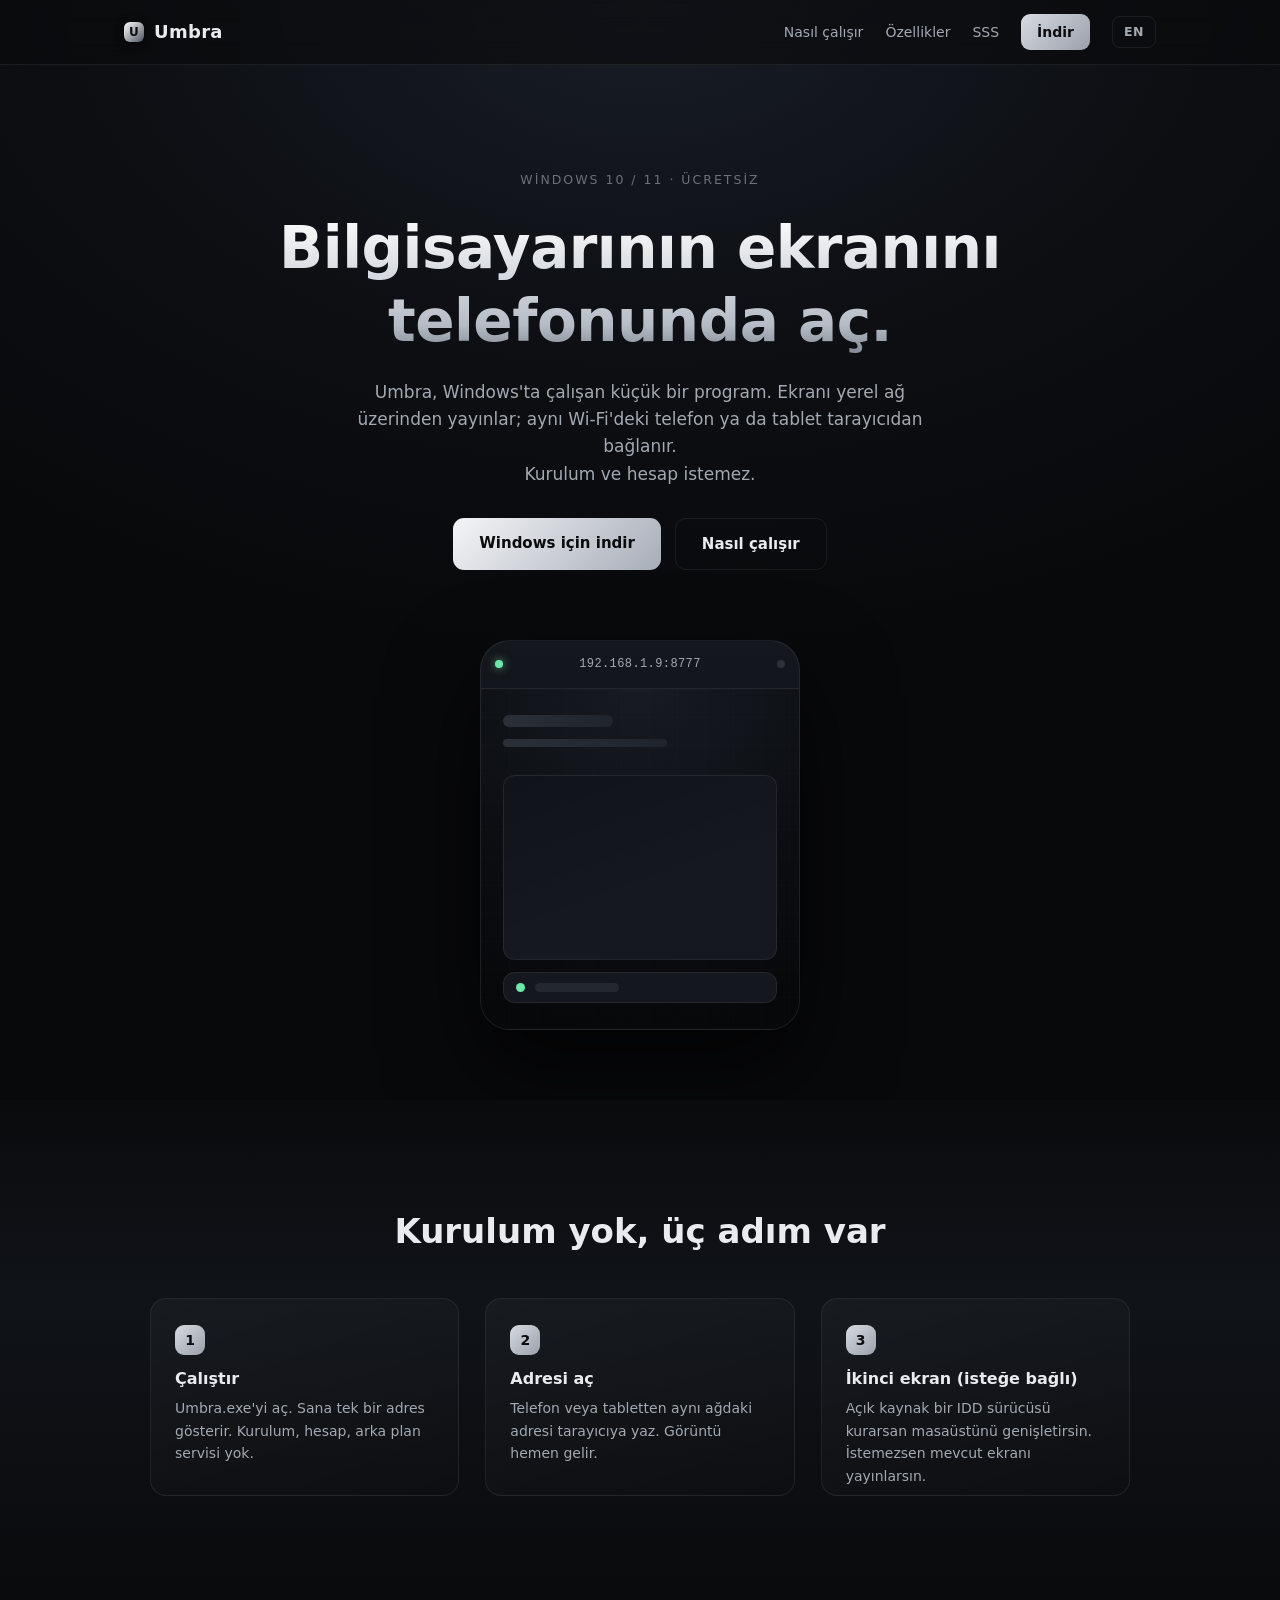
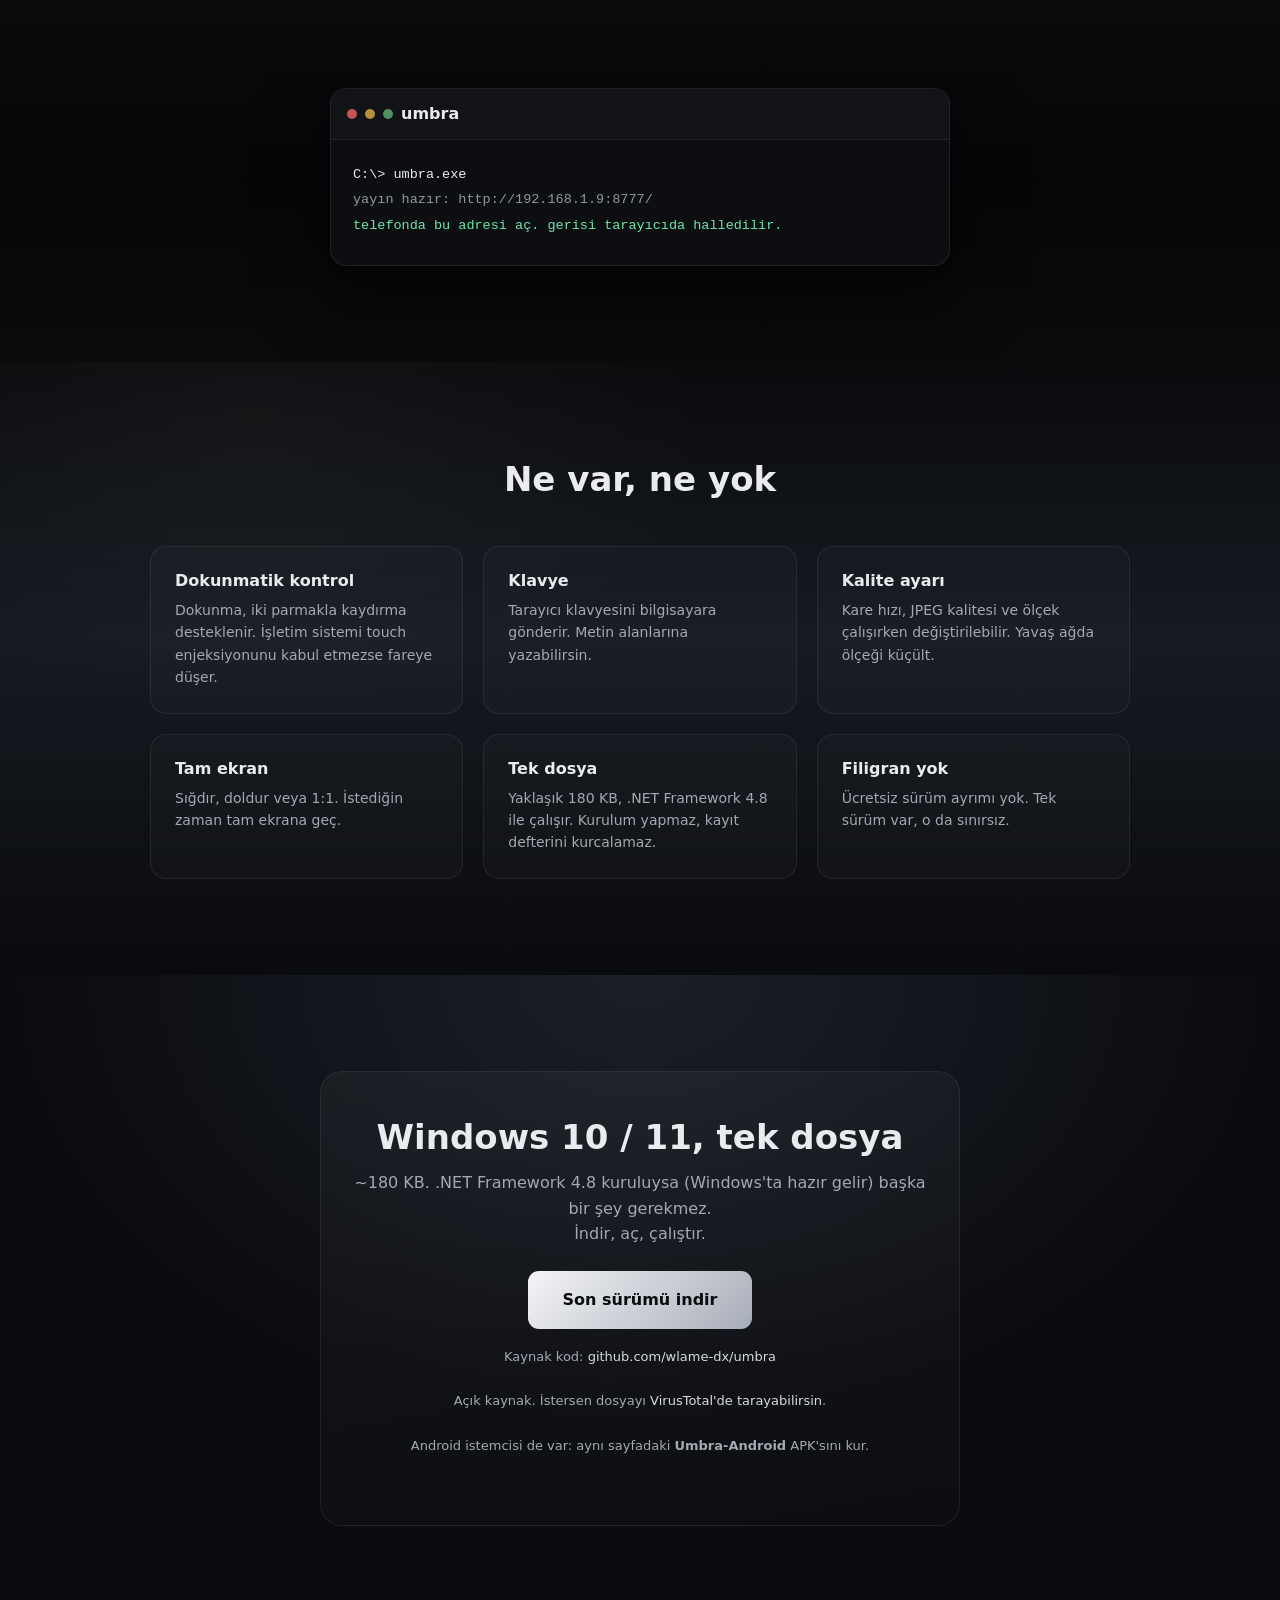
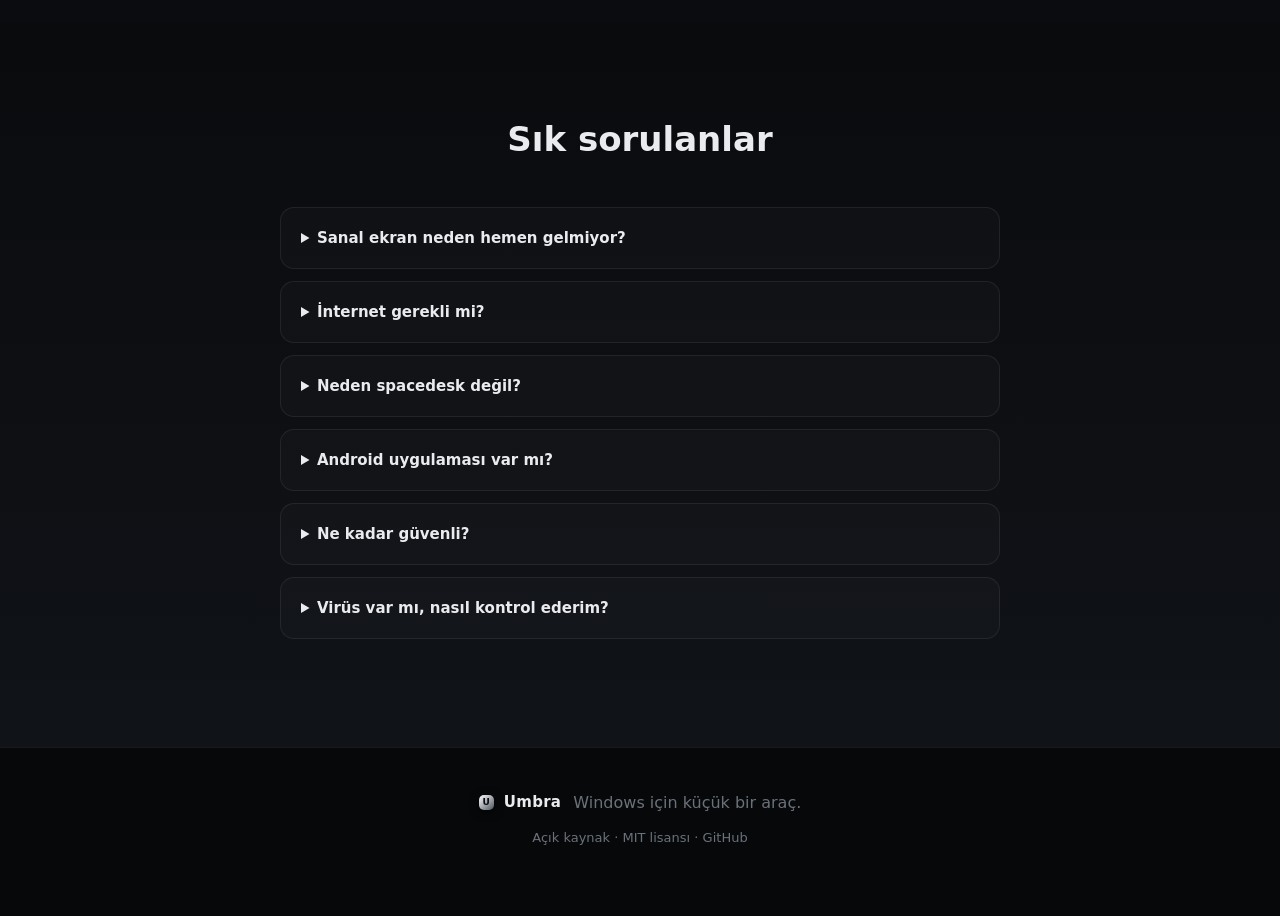
<file: umbra/site/index.html>
<!DOCTYPE html>
<html lang="tr">
<head>
<meta charset="utf-8">
<meta name="viewport" content="width=device-width, initial-scale=1">
<title>Umbra - ekranını telefondan kullan</title>
<meta name="description" content="Umbra, Windows ekranını yerel ağ üzerinden telefon veya tablete aktarır. Kurulum yok, hesap yok, filigran yok.">
<meta name="theme-color" content="#0b0c10">
<link rel="icon" type="image/svg+xml" href="favicon.svg">
<link rel="stylesheet" href="style.css">
</head>
<body>

<header>
  <nav>
    <a class="logo" href="#top"><span class="logo-mark"></span>Umbra</a>
    <div class="links">
      <a href="#nasil" data-i18n="nav.how">Nasıl çalışır</a>
      <a href="#nevar" data-i18n="nav.features">Özellikler</a>
      <a href="#sss" data-i18n="nav.faq">SSS</a>
      <a class="cta" href="#indir" data-i18n="nav.download">İndir</a>
      <button class="lang" id="langBtn" type="button">EN</button>
    </div>
  </nav>
</header>

<section class="hero" id="top">
  <p class="kicker" data-i18n="hero.kicker">Windows 10 / 11 · ücretsiz</p>
  <h1 data-i18n-html="hero.h1">Bilgisayarının ekranını<br>telefonunda aç.</h1>
  <p class="alt" data-i18n-html="hero.alt">Umbra, Windows'ta çalışan küçük bir program. Ekranı yerel ağ üzerinden yayınlar;
  aynı Wi-Fi'deki telefon ya da tablet tarayıcıdan bağlanır.<br>Kurulum ve hesap istemez.</p>
  <div class="cta-row">
    <a class="btn" href="#indir" data-i18n="hero.cta1">Windows için indir</a>
    <a class="btn ghost" href="#nasil" data-i18n="hero.cta2">Nasıl çalışır</a>
  </div>

  <div class="mock">
    <div class="mock-bar"><span class="led"></span><span class="addr">192.168.1.9:8777</span><span class="led dim"></span></div>
    <div class="mock-screen">
      <div class="mock-grid"></div>
      <div class="mock-ui">
        <div class="mu-line w40"></div>
        <div class="mu-line w60 thin"></div>
        <div class="mu-window"></div>
        <div class="mu-panel"><div class="mu-dot"></div><div class="mu-pill"></div></div>
      </div>
    </div>
  </div>
</section>

<section class="band first" id="nasil">
  <h2 class="reveal" data-i18n="steps.title">Kurulum yok, üç adım var</h2>
  <div class="steps">
    <div class="step reveal">
      <span class="n">1</span>
      <h3 data-i18n="step1.h">Çalıştır</h3>
      <p data-i18n="step1.p">Umbra.exe'yi aç. Sana tek bir adres gösterir. Kurulum, hesap, arka plan servisi yok.</p>
    </div>
    <div class="step reveal">
      <span class="n">2</span>
      <h3 data-i18n="step2.h">Adresi aç</h3>
      <p data-i18n="step2.p">Telefon veya tabletten aynı ağdaki adresi tarayıcıya yaz. Görüntü hemen gelir.</p>
    </div>
    <div class="step reveal">
      <span class="n">3</span>
      <h3 data-i18n="step3.h">İkinci ekran (isteğe bağlı)</h3>
      <p data-i18n="step3.p">Açık kaynak bir IDD sürücüsü kurarsan masaüstünü genişletirsin. İstemezsen mevcut ekranı yayınlarsın.</p>
    </div>
  </div>
</section>

<section class="terminal-zone" id="terminal">
  <div class="term reveal">
    <div class="term-head"><span></span><span></span><span></span><b>umbra</b></div>
<pre data-i18n-html="term.body"><span class="t1">C:\&gt; umbra.exe</span>
<span class="t2">yayın hazır: http://192.168.1.9:8777/</span>
<span class="t3">telefonda bu adresi aç. gerisi tarayıcıda halledilir.</span></pre>
  </div>
</section>

<section class="band mid" id="nevar">
  <h2 class="reveal" data-i18n="features.title">Ne var, ne yok</h2>
  <div class="grid">
    <div class="item reveal"><h3 data-i18n="feat1.h">Dokunmatik kontrol</h3><p data-i18n="feat1.p">Dokunma, iki parmakla kaydırma desteklenir. İşletim sistemi touch enjeksiyonunu kabul etmezse fareye düşer.</p></div>
    <div class="item reveal"><h3 data-i18n="feat2.h">Klavye</h3><p data-i18n="feat2.p">Tarayıcı klavyesini bilgisayara gönderir. Metin alanlarına yazabilirsin.</p></div>
    <div class="item reveal"><h3 data-i18n="feat3.h">Kalite ayarı</h3><p data-i18n="feat3.p">Kare hızı, JPEG kalitesi ve ölçek çalışırken değiştirilebilir. Yavaş ağda ölçeği küçült.</p></div>
    <div class="item reveal"><h3 data-i18n="feat4.h">Tam ekran</h3><p data-i18n="feat4.p">Sığdır, doldur veya 1:1. İstediğin zaman tam ekrana geç.</p></div>
    <div class="item reveal"><h3 data-i18n="feat5.h">Tek dosya</h3><p data-i18n="feat5.p">Yaklaşık 180 KB, .NET Framework 4.8 ile çalışır. Kurulum yapmaz, kayıt defterini kurcalamaz.</p></div>
    <div class="item reveal"><h3 data-i18n="feat6.h">Filigran yok</h3><p data-i18n="feat6.p">Ücretsiz sürüm ayrımı yok. Tek sürüm var, o da sınırsız.</p></div>
  </div>
</section>

<section class="download" id="indir">
  <div class="dl-card reveal">
    <h2 data-i18n="dl.h2">Windows 10 / 11, tek dosya</h2>
    <p data-i18n-html="dl.p">~180 KB. .NET Framework 4.8 kuruluysa (Windows'ta hazır gelir) başka bir şey gerekmez.<br>İndir, aç, çalıştır.</p>
    <a class="btn big" href="https://github.com/wlame-dx/umbra/releases/latest" data-i18n="dl.btn">Son sürümü indir</a>
    <p class="hint" data-i18n-html="dl.hint">Kaynak kod: <a href="https://github.com/wlame-dx/umbra">github.com/wlame-dx/umbra</a></p>
    <p class="hint" data-i18n-html="dl.scan">Açık kaynak. İstersen dosyayı <a href="https://www.virustotal.com/gui/home/upload" target="_blank" rel="noopener">VirusTotal'de tarayabilirsin</a>.</p>
    <p class="hint" data-i18n-html="dl.apk">Android istemcisi de var: aynı sayfadaki <b>Umbra-Android</b> APK'sını kur.</p>
  </div>
</section>

<section class="band last" id="sss">
  <h2 class="reveal" data-i18n="faq.title">Sık sorulanlar</h2>
  <div class="qa">
    <details class="reveal"><summary data-i18n="q1.s">Sanal ekran neden hemen gelmiyor?</summary><p data-i18n="q1.p">Windows, imzasız kernel sürücüsüne izin vermez. Bu yüzden Umbra sürücüyü kendi kurmaz. Açık kaynak bir IDD sürücüsü (mesela Virtual-Display-Driver) kurman gerekir. Uygulamadaki "Sanal ekran sürücüsünü indir" düğmesi ya da vdriver klasöründeki get-driver.ps1 bunu senin yerine indirir. Sürücü olmasa bile mevcut ekranı yayınlayabilirsin.</p></details>
    <details class="reveal"><summary data-i18n="q2.s">İnternet gerekli mi?</summary><p data-i18n="q2.p">Hayır. Görüntü sadece yerel ağda dolaşır. Dışarıya hiçbir veri gitmez.</p></details>
    <details class="reveal"><summary data-i18n="q3.s">Neden spacedesk değil?</summary><p data-i18n="q3.p">spacedesk'in ücretsiz sürümünde filigran var. Umbra ücretsiz, kaynak kodu açık ve tek dosya. Sadece daha az şey yapıyor; artısı bu.</p></details>
    <details class="reveal"><summary data-i18n="q4.s">Android uygulaması var mı?</summary><p data-i18n="q4.p">Var. APK, sürüm (Release) sayfasında. Açılışta aynı ağdaki yayını açık bilgisayarları kendisi bulur; birine dokununca bilgisayarda onay penceresi çıkar, izin verince görüntü gelir. Dilersen tarayıcıdan da bağlanabilirsin.</p></details>
    <details class="reveal"><summary data-i18n="q5.s">Ne kadar güvenli?</summary><p data-i18n="q5.p">Yayın şifresiz HTTP/WebSocket üzerinden gider; aynı ağdaki biri bağlanabilir. Ev ağı için pratik, halka açık Wi-Fi için değil. Uzaktan kontrolü istediğin an kapatabilirsin.</p></details>
    <details class="reveal"><summary data-i18n="q6.s">Virüs var mı, nasıl kontrol ederim?</summary><p data-i18n-html="q6.p">Kaynak kodun tamamı GitHub'da açık. İndirdiğin dosyayı <a href="https://www.virustotal.com/gui/home/upload" target="_blank" rel="noopener">VirusTotal'de tarayabilirsin</a>. Umbra imzalı olmayan bir kernel sürücüsü kurmaz ve ağın dışına veri göndermez.</p></details>
  </div>
</section>

<footer>
  <div class="f-row">
    <span class="logo small"><span class="logo-mark"></span>Umbra</span>
    <span class="muted" data-i18n="footer.tag">Windows için küçük bir araç.</span>
  </div>
  <p class="muted small" data-i18n-html="footer.legal">Açık kaynak · MIT lisansı · <a href="https://github.com/wlame-dx/umbra">GitHub</a></p>
</footer>

<script src="app.js"></script>
</body>
</html>
</file>
<file: umbra/site/style.css>
:root {
  --bg0: #0a0b0d;
  --bg1: #101318;
  --bg2: #161a21;
  --line: rgba(255, 255, 255, 0.07);
  --text: #e9ebee;
  --dim: #a3a9b2;
  --faint: #6b717a;
  --warm: #d7dae0;
}

* { box-sizing: border-box; }

html {
  scroll-behavior: smooth;
}

body {
  margin: 0;
  background: var(--bg0);
  color: var(--text);
  font-family: "Segoe UI Variable Display", "Segoe UI", system-ui, -apple-system, Roboto, Helvetica, Arial, sans-serif;
  line-height: 1.6;
  -webkit-font-smoothing: antialiased;
  overflow-x: hidden;
}

section {
  position: relative;
  padding: 96px 24px;
}

a { color: var(--warm); text-decoration: none; }
a:hover { text-decoration: underline; }

h1, h2, h3 { font-weight: 600; line-height: 1.25; margin: 0; }
h2 { font-size: clamp(24px, 3.5vw, 34px); }
h3 { font-size: 17px; }

/* ---------------- header ---------------- */

header {
  position: fixed;
  top: 0;
  left: 0;
  right: 0;
  z-index: 50;
  backdrop-filter: blur(12px);
  -webkit-backdrop-filter: blur(12px);
  background: rgba(10, 11, 13, 0.6);
  border-bottom: 1px solid var(--line);
}

nav {
  max-width: 1080px;
  margin: 0 auto;
  padding: 14px 24px;
  display: flex;
  align-items: center;
  justify-content: space-between;
}

.logo {
  display: inline-flex;
  align-items: center;
  gap: 10px;
  font-size: 18px;
  font-weight: 600;
  letter-spacing: 0.3px;
  color: var(--text);
}

.logo:hover { text-decoration: none; }

.logo-mark {
  width: 20px;
  height: 20px;
  border-radius: 6px;
  background: linear-gradient(135deg, #ffffff, #4c535f);
  box-shadow: 0 2px 10px rgba(0, 0, 0, 0.6);
  position: relative;
}

.logo-mark::after {
  content: "U";
  position: absolute;
  inset: 0;
  display: flex;
  align-items: center;
  justify-content: center;
  font-size: 12px;
  font-weight: 700;
  color: #0b0c10;
}

.links {
  display: flex;
  align-items: center;
  gap: 22px;
  font-size: 14px;
  color: var(--dim);
}

.links a { color: var(--dim); }
.links a:hover { color: var(--text); text-decoration: none; }
.links .cta {
  color: #0b0c10;
  background: linear-gradient(135deg, var(--warm), #9aa0ab);
  padding: 7px 16px;
  border-radius: 9px;
  font-weight: 600;
}
.links .cta:hover { color: #0b0c10; filter: brightness(1.06); text-decoration: none; }

.links .lang {
  font: inherit;
  cursor: pointer;
  color: var(--dim);
  background: transparent;
  border: 1px solid var(--line);
  border-radius: 8px;
  padding: 5px 11px;
  font-size: 12.5px;
  font-weight: 600;
  letter-spacing: 0.5px;
  transition: color 0.15s ease, border-color 0.15s ease, background 0.15s ease;
}

.links .lang:hover {
  color: var(--text);
  border-color: rgba(255, 255, 255, 0.22);
  background: rgba(255, 255, 255, 0.04);
}

.logo.small .logo-mark::after { font-size: 9px; }

/* ---------------- hero ---------------- */

.hero {
  padding-top: 170px;
  padding-bottom: 70px;
  text-align: center;
  background:
    radial-gradient(80% 60% at 50% 0%, #181d26 0%, #0d0f13 52%, #08090b 100%);
  overflow: hidden;
}

.kicker {
  margin: 0 0 22px;
  font-size: 12.5px;
  letter-spacing: 2px;
  text-transform: uppercase;
  color: var(--faint);
}

.hero h1 {
  font-size: clamp(34px, 6vw, 58px);
  letter-spacing: -0.5px;
  background: linear-gradient(180deg, #ffffff 0%, #b6bcc6 78%, #7c838e 100%);
  -webkit-background-clip: text;
  background-clip: text;
  color: transparent;
}

.alt {
  margin: 22px auto 30px;
  max-width: 620px;
  font-size: 17px;
  color: var(--dim);
}

.cta-row {
  display: flex;
  justify-content: center;
  gap: 14px;
  flex-wrap: wrap;
}

.btn {
  display: inline-block;
  padding: 13px 26px;
  border-radius: 11px;
  font-size: 15px;
  font-weight: 600;
  background: linear-gradient(135deg, #f4f5f7, #a7adb8);
  color: #0a0b0d;
  transition: transform 0.15s ease, filter 0.15s ease;
}

.btn:hover { filter: brightness(1.06); transform: translateY(-1px); text-decoration: none; }

.btn.ghost {
  background: transparent;
  color: var(--text);
  border: 1px solid var(--line);
}
.btn.ghost:hover { background: rgba(255, 255, 255, 0.05); }

.btn.big { padding: 16px 34px; font-size: 16px; }

/* telefon taklidi */
.mock {
  margin: 70px auto 0;
  width: min(320px, 86vw);
  border-radius: 30px;
  border: 1px solid var(--line);
  background: linear-gradient(180deg, #14171d, #0b0c10);
  box-shadow: 0 40px 90px rgba(0, 0, 0, 0.7);
  overflow: hidden;
}

.mock-bar {
  display: flex;
  align-items: center;
  justify-content: space-between;
  padding: 14px;
  border-bottom: 1px solid var(--line);
}

.mock-bar .addr {
  font-family: Consolas, monospace;
  font-size: 12px;
  color: var(--dim);
  letter-spacing: 0.4px;
}

.led { width: 8px; height: 8px; border-radius: 50%; background: #6ee7a8; box-shadow: 0 0 8px rgba(110,231,168,0.7); }
.led.dim { background: #2c313a; box-shadow: none; }

.mock-screen {
  position: relative;
  height: 340px;
  background:
    radial-gradient(120% 100% at 50% 0%, #171b22 0%, #0b0d11 60%, #07080a 100%);
}

.mock-grid {
  position: absolute;
  inset: 0;
  opacity: 0.5;
  background-image:
    linear-gradient(rgba(255,255,255,0.025) 1px, transparent 1px),
    linear-gradient(90deg, rgba(255,255,255,0.025) 1px, transparent 1px);
  background-size: 28px 28px;
}

.mock-ui { position: absolute; inset: 0; padding: 26px 22px; display: flex; flex-direction: column; gap: 12px; }

.mu-line { height: 12px; border-radius: 6px; background: linear-gradient(90deg, #2a2f38, #20242c); }
.mu-line.w40 { width: 40%; }
.mu-line.w60 { width: 60%; }
.mu-line.thin { height: 8px; }

.mu-window {
  margin-top: 16px;
  flex: 1;
  border-radius: 12px;
  border: 1px solid var(--line);
  background:
    linear-gradient(160deg, transparent 0%, rgba(255,255,255,0.02) 60%),
    #101319;
}

.mu-panel {
  display: flex;
  align-items: center;
  gap: 10px;
  padding: 10px 12px;
  border-radius: 12px;
  border: 1px solid var(--line);
  background: #14171d;
}

.mu-dot { width: 9px; height: 9px; border-radius: 50%; background: #6ee7a8; }
.mu-pill { width: 34%; height: 9px; border-radius: 5px; background: #232830; }

/* ---------------- bantlar / geçişler ---------------- */

.band {
  background: linear-gradient(180deg, var(--bg0) 0%, var(--bg1) 40%, var(--bg0) 100%);
}

.band.first { padding-top: 110px; }

.band.mid {
  background:
    radial-gradient(60% 80% at 20% 10%, rgba(255, 255, 255, 0.03), transparent 60%),
    linear-gradient(180deg, var(--bg0) 0%, var(--bg2) 45%, var(--bg0) 100%);
}

.band.last { background: linear-gradient(180deg, var(--bg0) 0%, var(--bg1) 100%); }

.band h2 { text-align: center; margin-bottom: 46px; }

.steps {
  max-width: 980px;
  margin: 0 auto;
  display: grid;
  grid-template-columns: repeat(auto-fit, minmax(240px, 1fr));
  gap: 26px;
}

.step {
  padding: 26px 24px 8px;
  border-radius: 16px;
  border: 1px solid var(--line);
  background: linear-gradient(160deg, rgba(255,255,255,0.035), rgba(255,255,255,0.008));
}

.step .n {
  display: inline-flex;
  align-items: center;
  justify-content: center;
  width: 30px;
  height: 30px;
  border-radius: 9px;
  font-size: 14px;
  font-weight: 600;
  color: #0b0c10;
  background: linear-gradient(135deg, var(--warm), #9aa0ab);
  margin-bottom: 14px;
}

.step h3 { font-size: 16px; margin-bottom: 8px; }
.step p { margin: 0; font-size: 14px; color: var(--dim); }

/* ---------------- terminal ---------------- */

.terminal-zone {
  background: linear-gradient(180deg, var(--bg0) 0%, #050607 50%, var(--bg0) 100%);
}

.term {
  max-width: 620px;
  margin: 0 auto;
  border-radius: 16px;
  border: 1px solid rgba(255, 255, 255, 0.08);
  background: #0c0e12;
  box-shadow: 0 30px 70px rgba(0, 0, 0, 0.65);
  overflow: hidden;
}

.term-head {
  display: flex;
  align-items: center;
  gap: 8px;
  padding: 12px 16px;
  border-bottom: 1px solid rgba(255, 255, 255, 0.06);
  background: rgba(255, 255, 255, 0.02);
}

.term-head span { width: 10px; height: 10px; border-radius: 50%; background: #2a2f38; }
.term-head span:first-child { background: #c0555c; }
.term-head span:nth-child(2) { background: #b3913a; }
.term-head span:nth-child(3) { background: #4f8f63; }

.term pre {
  margin: 0;
  padding: 22px 22px 26px;
  font-family: Consolas, "Cascadia Mono", monospace;
  font-size: 13.5px;
  line-height: 1.9;
  color: #c9ced6;
  white-space: pre-wrap;
}

.term .t1 { color: #e9ebee; }
.term .t2 { color: #8f97a3; }
.term .t3 { color: #6ee7a8; }

/* ---------------- özellikler ---------------- */

.grid {
  max-width: 980px;
  margin: 0 auto;
  display: grid;
  grid-template-columns: repeat(auto-fit, minmax(260px, 1fr));
  gap: 20px;
}

.item {
  padding: 24px;
  border-radius: 16px;
  border: 1px solid var(--line);
  background: rgba(255, 255, 255, 0.02);
  transition: background 0.2s ease, transform 0.2s ease;
}

.item:hover { background: rgba(255, 255, 255, 0.04); transform: translateY(-2px); }

.item h3 { font-size: 16px; margin-bottom: 8px; }
.item p { margin: 0; font-size: 14px; color: var(--dim); }

/* ---------------- indir ---------------- */

.download {
  background:
    radial-gradient(70% 100% at 50% 0%, #1a1f28 0%, #0b0c10 70%);
  text-align: center;
}

.dl-card {
  max-width: 640px;
  margin: 0 auto;
  padding: 44px 30px;
  border-radius: 22px;
  border: 1px solid var(--line);
  background: linear-gradient(170deg, rgba(255,255,255,0.04), rgba(255,255,255,0.01));
}

.dl-card h2 { margin-bottom: 12px; }
.dl-card p { color: var(--dim); margin: 0 0 24px; }
.dl-card .btn { margin-bottom: 18px; }
.hint { font-size: 13px; color: var(--faint); }

/* ---------------- sss ---------------- */

.qa {
  max-width: 720px;
  margin: 0 auto;
}

details {
  padding: 18px 20px;
  border: 1px solid var(--line);
  border-radius: 14px;
  background: rgba(255, 255, 255, 0.02);
  margin-bottom: 12px;
}

summary {
  cursor: pointer;
  font-weight: 600;
  font-size: 15px;
  color: var(--text);
}

details p { margin: 12px 0 2px; font-size: 14px; color: var(--dim); }

/* ---------------- footer ---------------- */

footer {
  padding: 42px 24px 54px;
  border-top: 1px solid var(--line);
  background: #07080a;
  text-align: center;
}

.f-row {
  display: flex;
  align-items: center;
  justify-content: center;
  gap: 12px;
  margin-bottom: 8px;
}

.logo.small { font-size: 15px; }
.logo.small .logo-mark { width: 15px; height: 15px; border-radius: 5px; }

.muted { color: var(--faint); }
.muted a { color: var(--faint); }
.muted a:hover { color: var(--text); }
.small { font-size: 13px; }

/* ---------------- görünüm animasyonu ---------------- */

.reveal {
  opacity: 0;
  transform: translateY(18px);
  transition: opacity 0.6s ease, transform 0.6s ease;
}

.reveal.in {
  opacity: 1;
  transform: none;
}

@media (prefers-reduced-motion: reduce) {
  .reveal { opacity: 1; transform: none; transition: none; }
}

@media (max-width: 640px) {
  section { padding: 72px 18px; }
  .links a:not(.cta) { display: none; }
  .hero { padding-top: 140px; }
}
</file>
